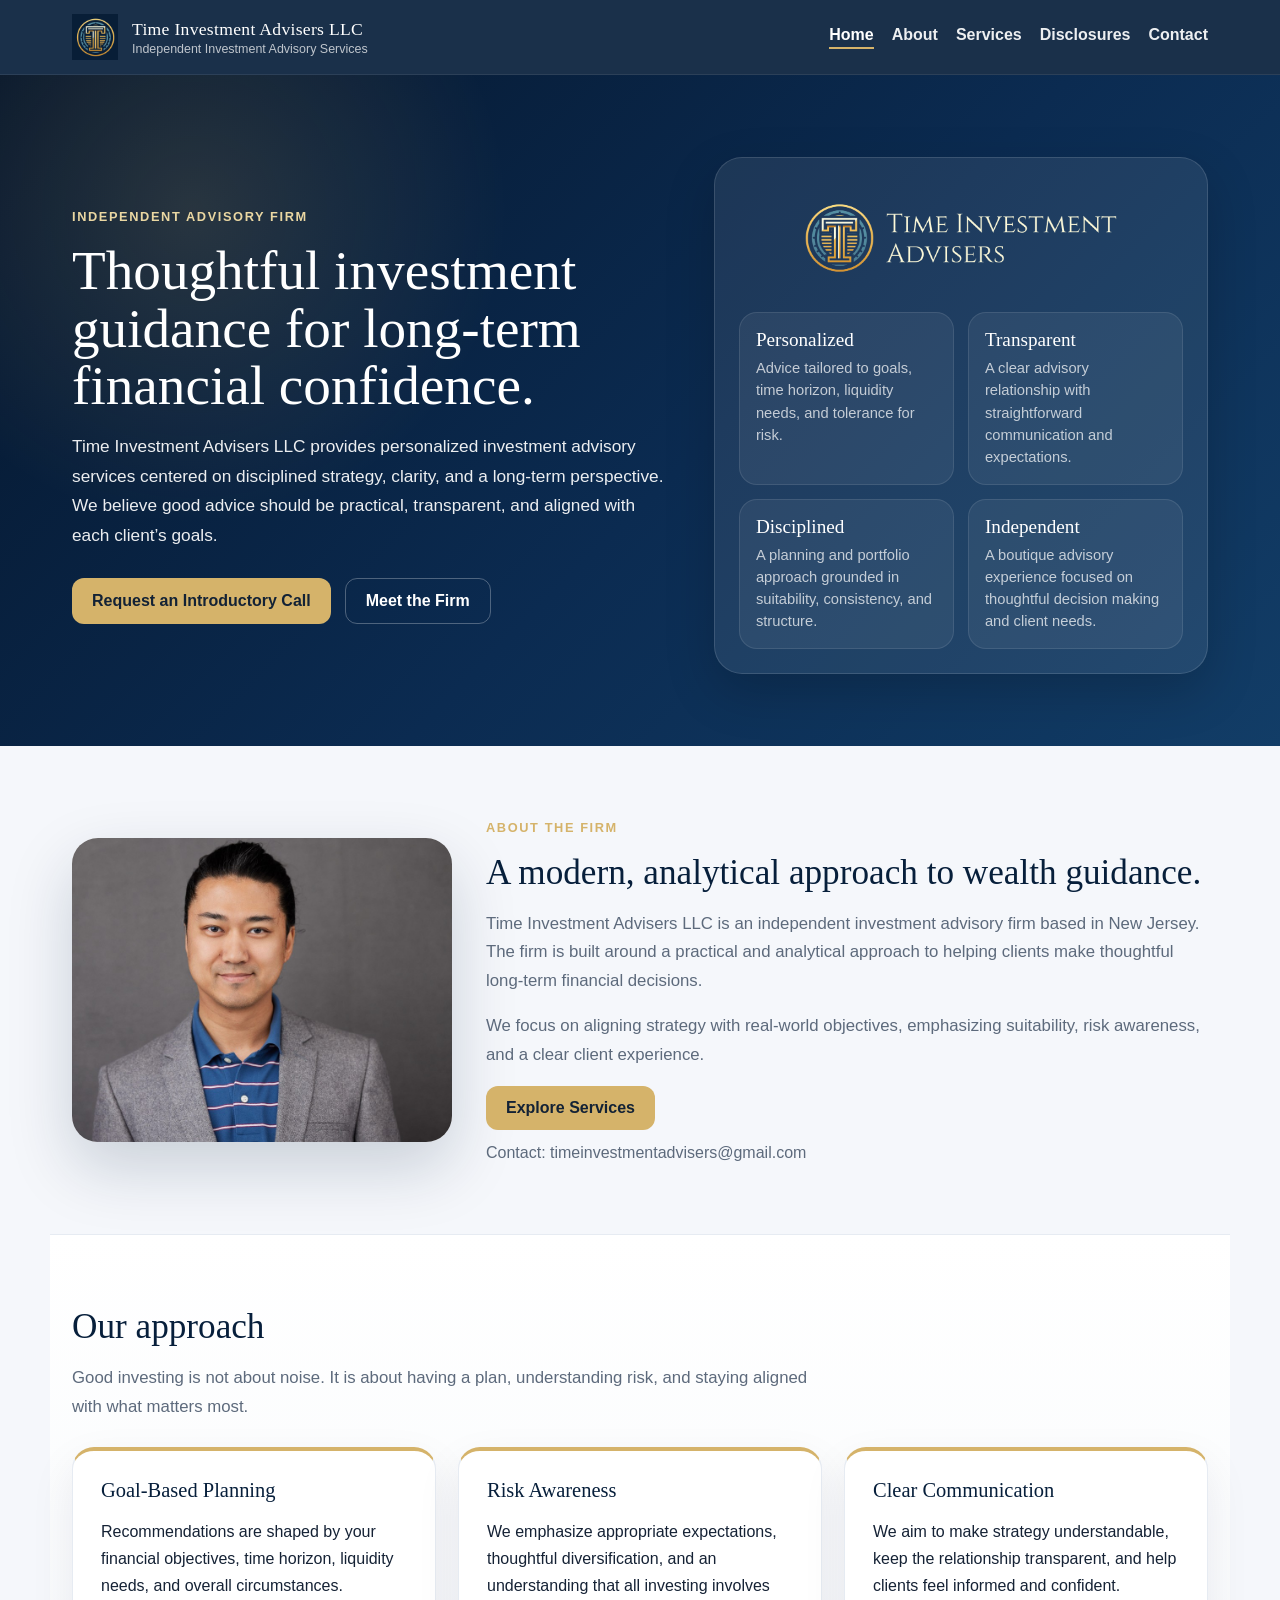
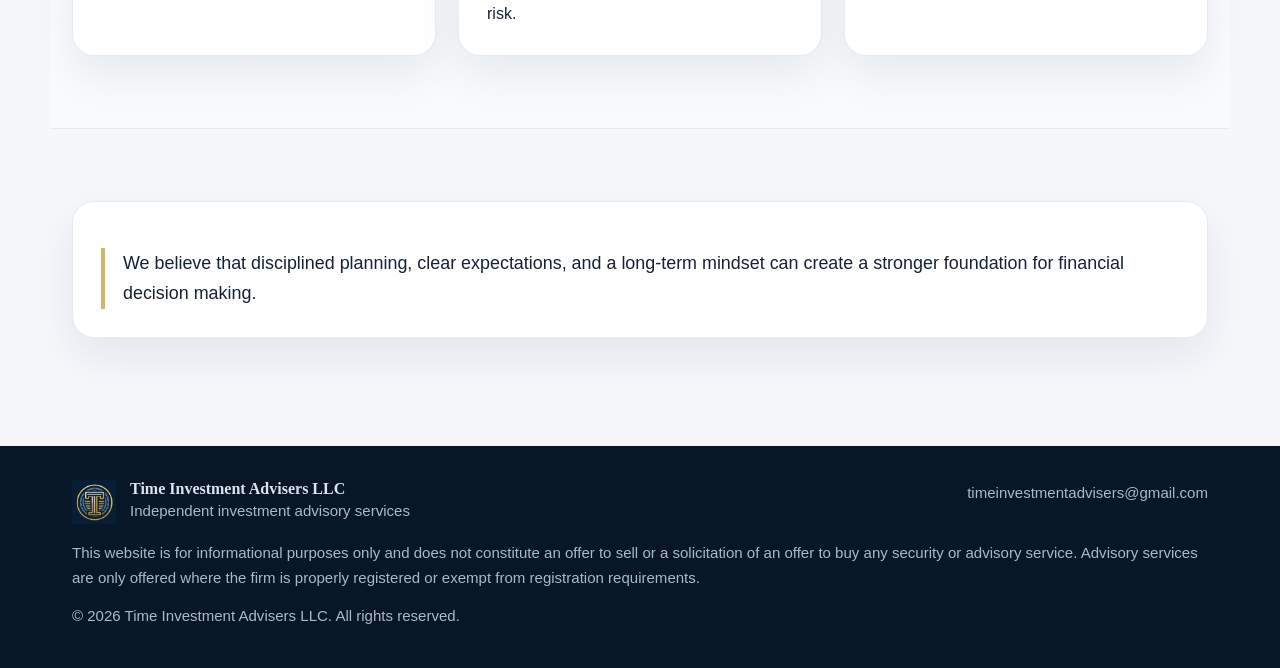
<file: index.html>
<!DOCTYPE html>
<html lang="en">
<head>
  <meta charset="UTF-8">
  <meta name="viewport" content="width=device-width, initial-scale=1.0">
  <title>Time Investment Advisers LLC | Home</title>
  <meta name="description" content="Time Investment Advisers LLC — independent investment advisory services focused on disciplined long-term guidance.">
  <link rel="stylesheet" href="style.css">
  <link rel="icon" type="image/png" href="assets/images/icon.png">
</head>
<body>

<header class="site-header">
  <div class="nav-wrap">
    <a class="brand" href="index.html">
      <img src="assets/images/icon.png" alt="Time Investment Advisers icon">
      <div>
        <div class="brand-title">Time Investment Advisers LLC</div>
        <div class="brand-sub">Independent Investment Advisory Services</div>
      </div>
    </a>
    <nav class="nav">
      <a href="index.html" class="active">Home</a>
      <a href="about.html" class="">About</a>
      <a href="services.html" class="">Services</a>
      <a href="disclosures.html" class="">Disclosures</a>
      <a href="contact.html" class="">Contact</a>
    </nav>
  </div>
</header>


<section class="hero">
  <div class="hero-inner">
    <div>
      <div class="eyebrow">Independent Advisory Firm</div>
      <h1>Thoughtful investment guidance for long-term financial confidence.</h1>
      <p>
        Time Investment Advisers LLC provides personalized investment advisory services centered on disciplined strategy,
        clarity, and a long-term perspective. We believe good advice should be practical, transparent, and aligned with
        each client’s goals.
      </p>
      <div class="hero-actions">
        <a class="button button-primary" href="contact.html">Request an Introductory Call</a>
        <a class="button button-secondary" href="about.html">Meet the Firm</a>
      </div>
    </div>
    <aside class="hero-panel">
      <div class="logo-lockup">
        <img src="assets/images/logo-horizontal-transparent.png" alt="Time Investment Advisers logo">
      </div>
      <div class="hero-stats">
        <div class="stat">
          <div class="stat-value">Personalized</div>
          <div class="stat-label">Advice tailored to goals, time horizon, liquidity needs, and tolerance for risk.</div>
        </div>
        <div class="stat">
          <div class="stat-value">Transparent</div>
          <div class="stat-label">A clear advisory relationship with straightforward communication and expectations.</div>
        </div>
        <div class="stat">
          <div class="stat-value">Disciplined</div>
          <div class="stat-label">A planning and portfolio approach grounded in suitability, consistency, and structure.</div>
        </div>
        <div class="stat">
          <div class="stat-value">Independent</div>
          <div class="stat-label">A boutique advisory experience focused on thoughtful decision making and client needs.</div>
        </div>
      </div>
    </aside>
  </div>
</section>

<section class="section">
  <div class="profile-wrap">
    <div class="profile-photo">
      <img src="assets/images/headshot-optimized.jpg" alt="Professional headshot">
    </div>
    <div>
      <div class="eyebrow" style="color: var(--gold);">About the firm</div>
      <h2 class="section-title" style="margin-top:0;">A modern, analytical approach to wealth guidance.</h2>
      <p class="section-copy">
        Time Investment Advisers LLC is an independent investment advisory firm based in New Jersey. The firm is built
        around a practical and analytical approach to helping clients make thoughtful long-term financial decisions.
      </p>
      <p class="section-copy">
        We focus on aligning strategy with real-world objectives, emphasizing suitability, risk awareness, and a clear
        client experience.
      </p>
      <a class="button button-primary" href="services.html">Explore Services</a>
      <div class="profile-note">Contact: timeinvestmentadvisers@gmail.com</div>
    </div>
  </div>
</section>

<section class="section band">
  <div class="section-head">
    <h2 class="section-title">Our approach</h2>
    <p class="section-copy">
      Good investing is not about noise. It is about having a plan, understanding risk, and staying aligned with what matters most.
    </p>
  </div>
  <div class="grid-3">
    <div class="card card-accent">
      <h3>Goal-Based Planning</h3>
      <p>Recommendations are shaped by your financial objectives, time horizon, liquidity needs, and overall circumstances.</p>
    </div>
    <div class="card card-accent">
      <h3>Risk Awareness</h3>
      <p>We emphasize appropriate expectations, thoughtful diversification, and an understanding that all investing involves risk.</p>
    </div>
    <div class="card card-accent">
      <h3>Clear Communication</h3>
      <p>We aim to make strategy understandable, keep the relationship transparent, and help clients feel informed and confident.</p>
    </div>
  </div>
</section>

<section class="section">
  <div class="card">
    <p class="quote">
      We believe that disciplined planning, clear expectations, and a long-term mindset can create a stronger foundation for financial decision making.
    </p>
  </div>
</section>


<footer class="site-footer">
  <div class="footer-inner">
    <div class="footer-top">
      <div class="footer-brand">
        <img src="assets/images/icon.png" alt="Time Investment Advisers logo icon">
        <div>
          <div><strong>Time Investment Advisers LLC</strong></div>
          <div class="footer-note">Independent investment advisory services</div>
        </div>
      </div>
      <div class="footer-note">timeinvestmentadvisers@gmail.com</div>
    </div>
    <div class="footer-note">
      This website is for informational purposes only and does not constitute an offer to sell or a solicitation of an offer to buy any security or advisory service. Advisory services are only offered where the firm is properly registered or exempt from registration requirements.
    </div>
    <div class="footer-note" style="margin-top:12px;">© 2026 Time Investment Advisers LLC. All rights reserved.</div>
  </div>
</footer>

</body>
</html>
</file>
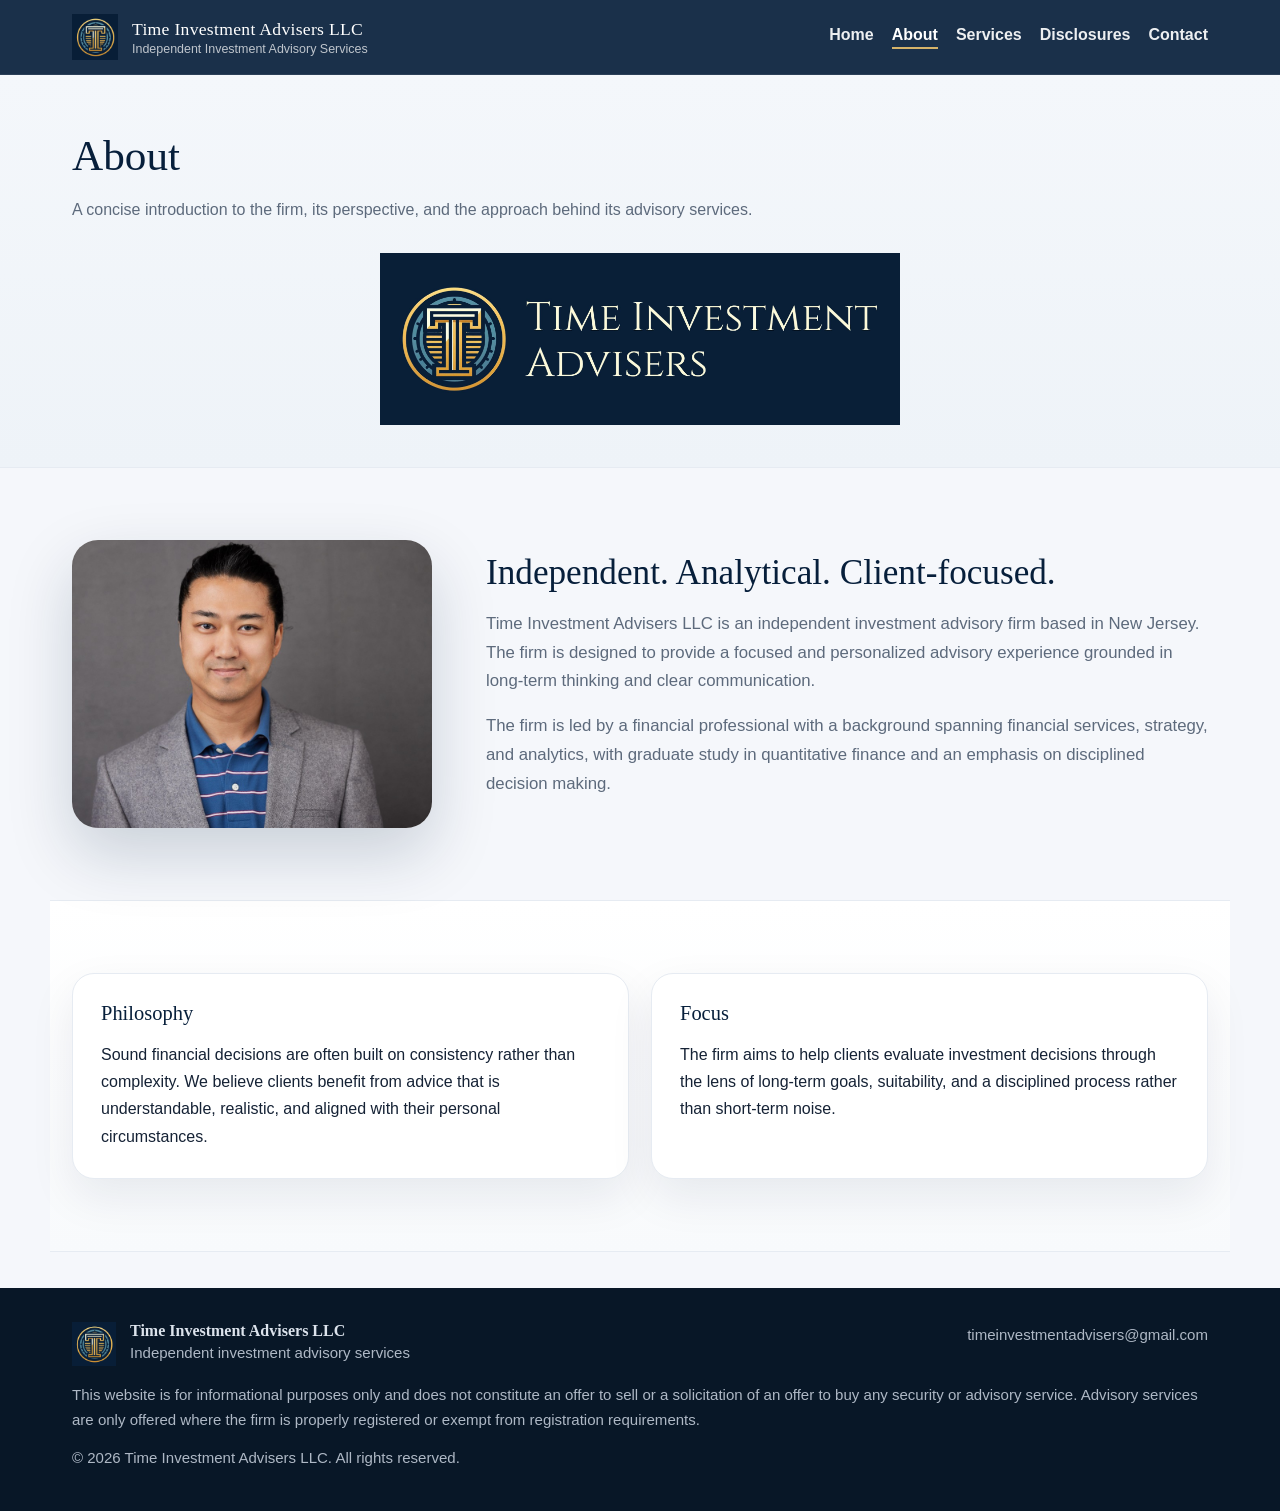
<file: about.html>
<!DOCTYPE html>
<html lang="en">
<head>
  <meta charset="UTF-8">
  <meta name="viewport" content="width=device-width, initial-scale=1.0">
  <title>About | Time Investment Advisers LLC</title>
  <meta name="description" content="Time Investment Advisers LLC — independent investment advisory services focused on disciplined long-term guidance.">
  <link rel="stylesheet" href="style.css">
  <link rel="icon" type="image/png" href="assets/images/icon.png">
</head>
<body>

<header class="site-header">
  <div class="nav-wrap">
    <a class="brand" href="index.html">
      <img src="assets/images/icon.png" alt="Time Investment Advisers icon">
      <div>
        <div class="brand-title">Time Investment Advisers LLC</div>
        <div class="brand-sub">Independent Investment Advisory Services</div>
      </div>
    </a>
    <nav class="nav">
      <a href="index.html" class="">Home</a>
      <a href="about.html" class="active">About</a>
      <a href="services.html" class="">Services</a>
      <a href="disclosures.html" class="">Disclosures</a>
      <a href="contact.html" class="">Contact</a>
    </nav>
  </div>
</header>


<section class="page-hero">
  <div class="page-hero-inner">
    <h1>About</h1>
    <p>
      A concise introduction to the firm, its perspective, and the approach behind its advisory services.
    </p>
    <div class="logo-band">
      <img src="assets/images/logo-horizontal.png" alt="Time Investment Advisers logo">
    </div>
  </div>
</section>

<section class="section">
  <div class="profile-wrap">
    <div class="headshot-inline" style="max-width:360px;">
      <img src="assets/images/headshot-optimized.jpg" alt="Professional headshot">
    </div>
    <div>
      <h2 class="section-title" style="margin-top:0;">Independent. Analytical. Client-focused.</h2>
      <p class="section-copy">
        Time Investment Advisers LLC is an independent investment advisory firm based in New Jersey. The firm is designed
        to provide a focused and personalized advisory experience grounded in long-term thinking and clear communication.
      </p>
      <p class="section-copy">
        The firm is led by a financial professional with a background spanning financial services, strategy, and analytics,
        with graduate study in quantitative finance and an emphasis on disciplined decision making.
      </p>
    </div>
  </div>
</section>

<section class="section band">
  <div class="grid-2">
    <div class="card">
      <h3>Philosophy</h3>
      <p>
        Sound financial decisions are often built on consistency rather than complexity. We believe clients benefit from advice
        that is understandable, realistic, and aligned with their personal circumstances.
      </p>
    </div>
    <div class="card">
      <h3>Focus</h3>
      <p>
        The firm aims to help clients evaluate investment decisions through the lens of long-term goals, suitability,
        and a disciplined process rather than short-term noise.
      </p>
    </div>
  </div>
</section>


<footer class="site-footer">
  <div class="footer-inner">
    <div class="footer-top">
      <div class="footer-brand">
        <img src="assets/images/icon.png" alt="Time Investment Advisers logo icon">
        <div>
          <div><strong>Time Investment Advisers LLC</strong></div>
          <div class="footer-note">Independent investment advisory services</div>
        </div>
      </div>
      <div class="footer-note">timeinvestmentadvisers@gmail.com</div>
    </div>
    <div class="footer-note">
      This website is for informational purposes only and does not constitute an offer to sell or a solicitation of an offer to buy any security or advisory service. Advisory services are only offered where the firm is properly registered or exempt from registration requirements.
    </div>
    <div class="footer-note" style="margin-top:12px;">© 2026 Time Investment Advisers LLC. All rights reserved.</div>
  </div>
</footer>

</body>
</html>
</file>
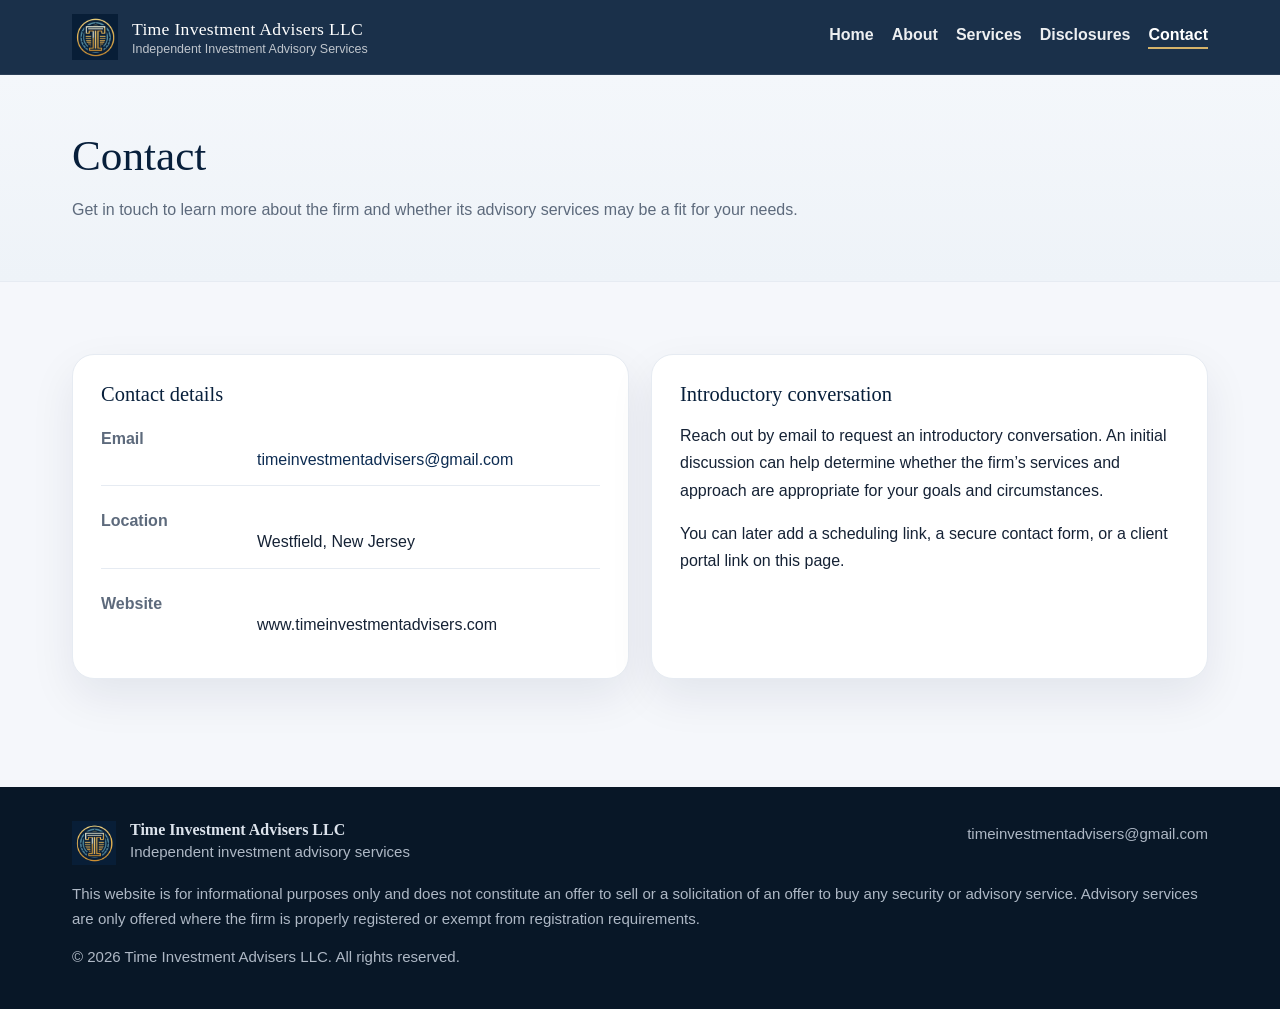
<file: contact.html>
<!DOCTYPE html>
<html lang="en">
<head>
  <meta charset="UTF-8">
  <meta name="viewport" content="width=device-width, initial-scale=1.0">
  <title>Contact | Time Investment Advisers LLC</title>
  <meta name="description" content="Time Investment Advisers LLC — independent investment advisory services focused on disciplined long-term guidance.">
  <link rel="stylesheet" href="style.css">
  <link rel="icon" type="image/png" href="assets/images/icon.png">
</head>
<body>

<header class="site-header">
  <div class="nav-wrap">
    <a class="brand" href="index.html">
      <img src="assets/images/icon.png" alt="Time Investment Advisers icon">
      <div>
        <div class="brand-title">Time Investment Advisers LLC</div>
        <div class="brand-sub">Independent Investment Advisory Services</div>
      </div>
    </a>
    <nav class="nav">
      <a href="index.html" class="">Home</a>
      <a href="about.html" class="">About</a>
      <a href="services.html" class="">Services</a>
      <a href="disclosures.html" class="">Disclosures</a>
      <a href="contact.html" class="active">Contact</a>
    </nav>
  </div>
</header>


<section class="page-hero">
  <div class="page-hero-inner">
    <h1>Contact</h1>
    <p>
      Get in touch to learn more about the firm and whether its advisory services may be a fit for your needs.
    </p>
  </div>
</section>

<section class="section">
  <div class="grid-2">
    <div class="card">
      <h3>Contact details</h3>
      <div class="info-list">
        <div class="info-row">
          <div class="info-label">Email</div>
          <div><p><a href="mailto:timeinvestmentadvisers@gmail.com">timeinvestmentadvisers@gmail.com</a></p></div>
        </div>
        <div class="info-row">
          <div class="info-label">Location</div>
          <div><p>Westfield, New Jersey</p></div>
        </div>
        <div class="info-row">
          <div class="info-label">Website</div>
          <div><p>www.timeinvestmentadvisers.com</p></div>
        </div>
      </div>
    </div>
    <div class="card">
      <h3>Introductory conversation</h3>
      <p>
        Reach out by email to request an introductory conversation. An initial discussion can help determine whether the
        firm’s services and approach are appropriate for your goals and circumstances.
      </p>
      <p class="small">
        You can later add a scheduling link, a secure contact form, or a client portal link on this page.
      </p>
    </div>
  </div>
</section>


<footer class="site-footer">
  <div class="footer-inner">
    <div class="footer-top">
      <div class="footer-brand">
        <img src="assets/images/icon.png" alt="Time Investment Advisers logo icon">
        <div>
          <div><strong>Time Investment Advisers LLC</strong></div>
          <div class="footer-note">Independent investment advisory services</div>
        </div>
      </div>
      <div class="footer-note">timeinvestmentadvisers@gmail.com</div>
    </div>
    <div class="footer-note">
      This website is for informational purposes only and does not constitute an offer to sell or a solicitation of an offer to buy any security or advisory service. Advisory services are only offered where the firm is properly registered or exempt from registration requirements.
    </div>
    <div class="footer-note" style="margin-top:12px;">© 2026 Time Investment Advisers LLC. All rights reserved.</div>
  </div>
</footer>

</body>
</html>
</file>
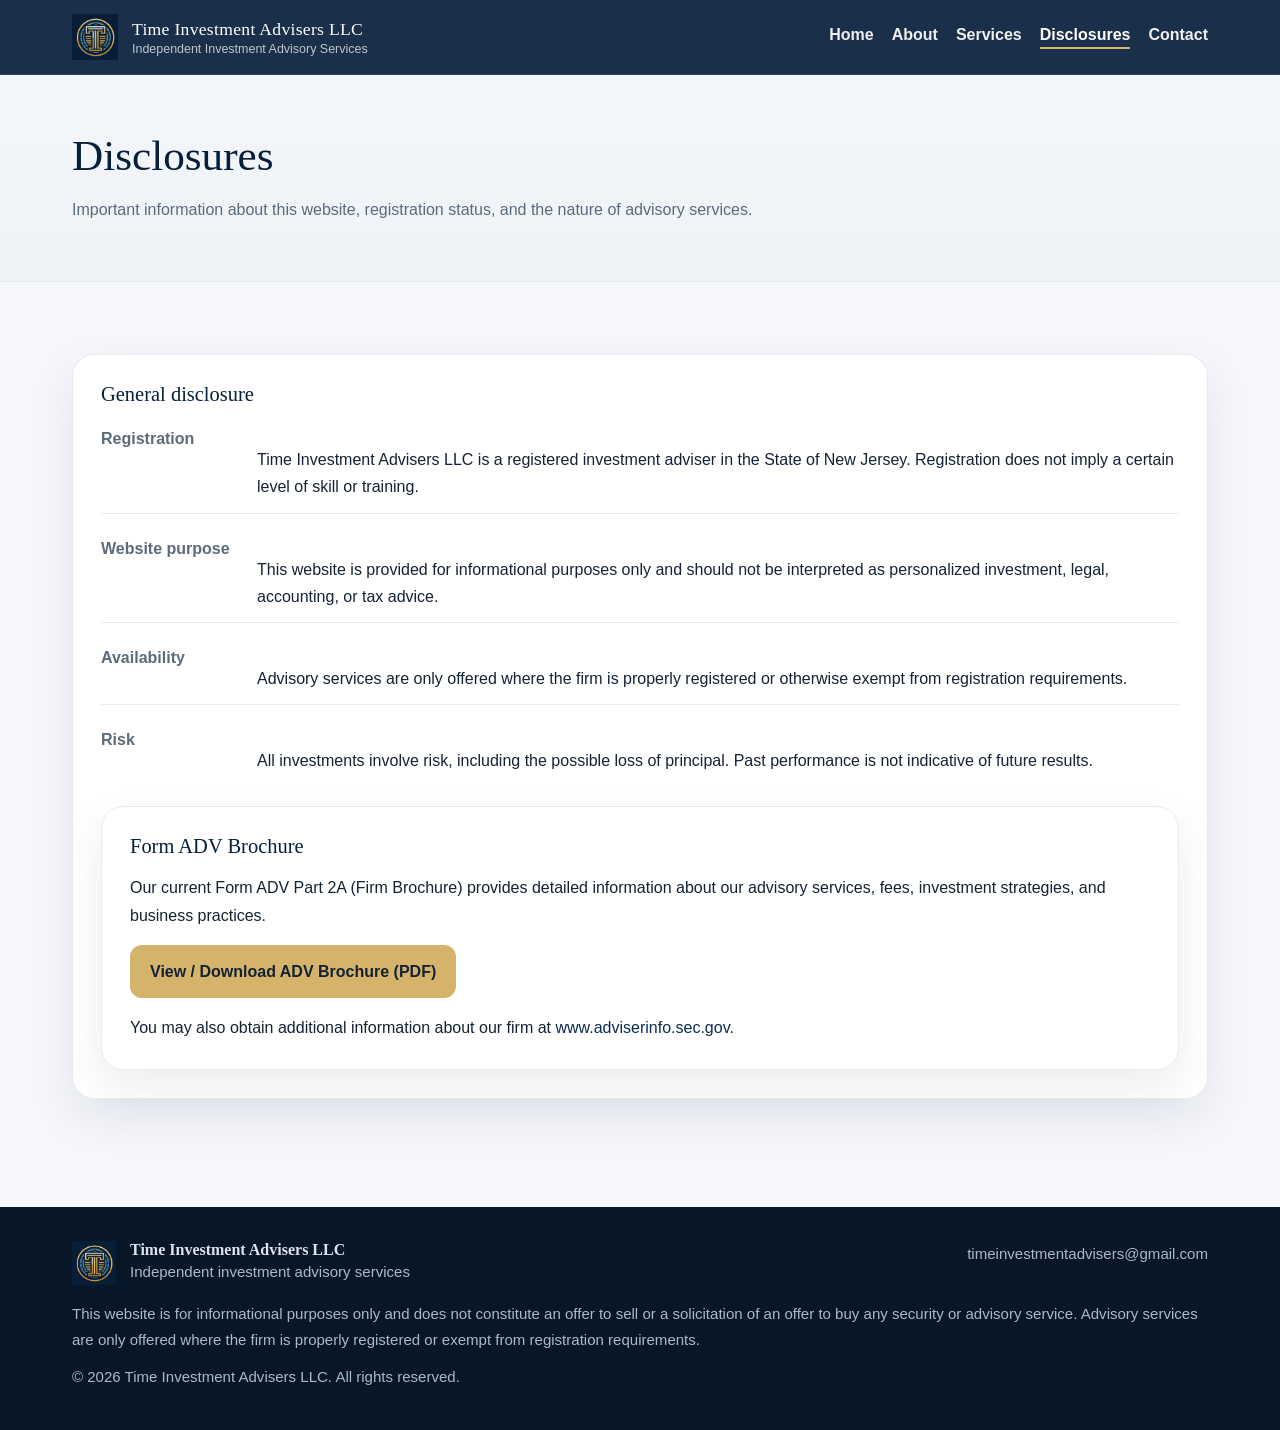
<file: disclosures.html>
<!DOCTYPE html>
<html lang="en">
<head>
  <meta charset="UTF-8">
  <meta name="viewport" content="width=device-width, initial-scale=1.0">
  <title>Disclosures | Time Investment Advisers LLC</title>
  <meta name="description" content="Time Investment Advisers LLC — independent investment advisory services focused on disciplined long-term guidance.">
  <link rel="stylesheet" href="style.css">
  <link rel="icon" type="image/png" href="assets/images/icon.png">
</head>
<body>

<header class="site-header">
  <div class="nav-wrap">
    <a class="brand" href="index.html">
      <img src="assets/images/icon.png" alt="Time Investment Advisers icon">
      <div>
        <div class="brand-title">Time Investment Advisers LLC</div>
        <div class="brand-sub">Independent Investment Advisory Services</div>
      </div>
    </a>
    <nav class="nav">
      <a href="index.html" class="">Home</a>
      <a href="about.html" class="">About</a>
      <a href="services.html" class="">Services</a>
      <a href="disclosures.html" class="active">Disclosures</a>
      <a href="contact.html" class="">Contact</a>
    </nav>
  </div>
</header>


<section class="page-hero">
  <div class="page-hero-inner">
    <h1>Disclosures</h1>
    <p>
      Important information about this website, registration status, and the nature of advisory services.
    </p>
  </div>
</section>

<section class="section">
  <div class="card">
    <h3>General disclosure</h3>
    <div class="info-list">
      <div class="info-row">
        <div class="info-label">Registration</div>
        <div><p>Time Investment Advisers LLC is a registered investment adviser in the State of New Jersey. Registration does not imply a certain level of skill or training.</p></div>
      </div>
      <div class="info-row">
        <div class="info-label">Website purpose</div>
        <div><p>This website is provided for informational purposes only and should not be interpreted as personalized investment, legal, accounting, or tax advice.</p></div>
      </div>
      <div class="info-row">
        <div class="info-label">Availability</div>
        <div><p>Advisory services are only offered where the firm is properly registered or otherwise exempt from registration requirements.</p></div>
      </div>
      <div class="info-row">
        <div class="info-label">Risk</div>
        <div><p>All investments involve risk, including the possible loss of principal. Past performance is not indicative of future results.</p></div>
      </div>
    </div>
	<div class="card" style="margin-top:20px;">
  <h3>Form ADV Brochure</h3>
  <p>
    Our current Form ADV Part 2A (Firm Brochure) provides detailed information about our advisory services,
    fees, investment strategies, and business practices.
  </p>

  <p>
    <a href="documents/adv-brochure.pdf" target="_blank" class="button button-primary">
      View / Download ADV Brochure (PDF)
    </a>
  </p>

  <p class="small">
    You may also obtain additional information about our firm at
    <a href="https://www.adviserinfo.sec.gov" target="_blank">www.adviserinfo.sec.gov</a>.
  </p>
</div>
  </div>
</section>



<footer class="site-footer">
  <div class="footer-inner">
    <div class="footer-top">
      <div class="footer-brand">
        <img src="assets/images/icon.png" alt="Time Investment Advisers logo icon">
        <div>
          <div><strong>Time Investment Advisers LLC</strong></div>
          <div class="footer-note">Independent investment advisory services</div>
        </div>
      </div>
      <div class="footer-note">timeinvestmentadvisers@gmail.com</div>
    </div>
    <div class="footer-note">
      This website is for informational purposes only and does not constitute an offer to sell or a solicitation of an offer to buy any security or advisory service. Advisory services are only offered where the firm is properly registered or exempt from registration requirements.
    </div>
    <div class="footer-note" style="margin-top:12px;">© 2026 Time Investment Advisers LLC. All rights reserved.</div>
  </div>
</footer>

</body>
</html>
</file>
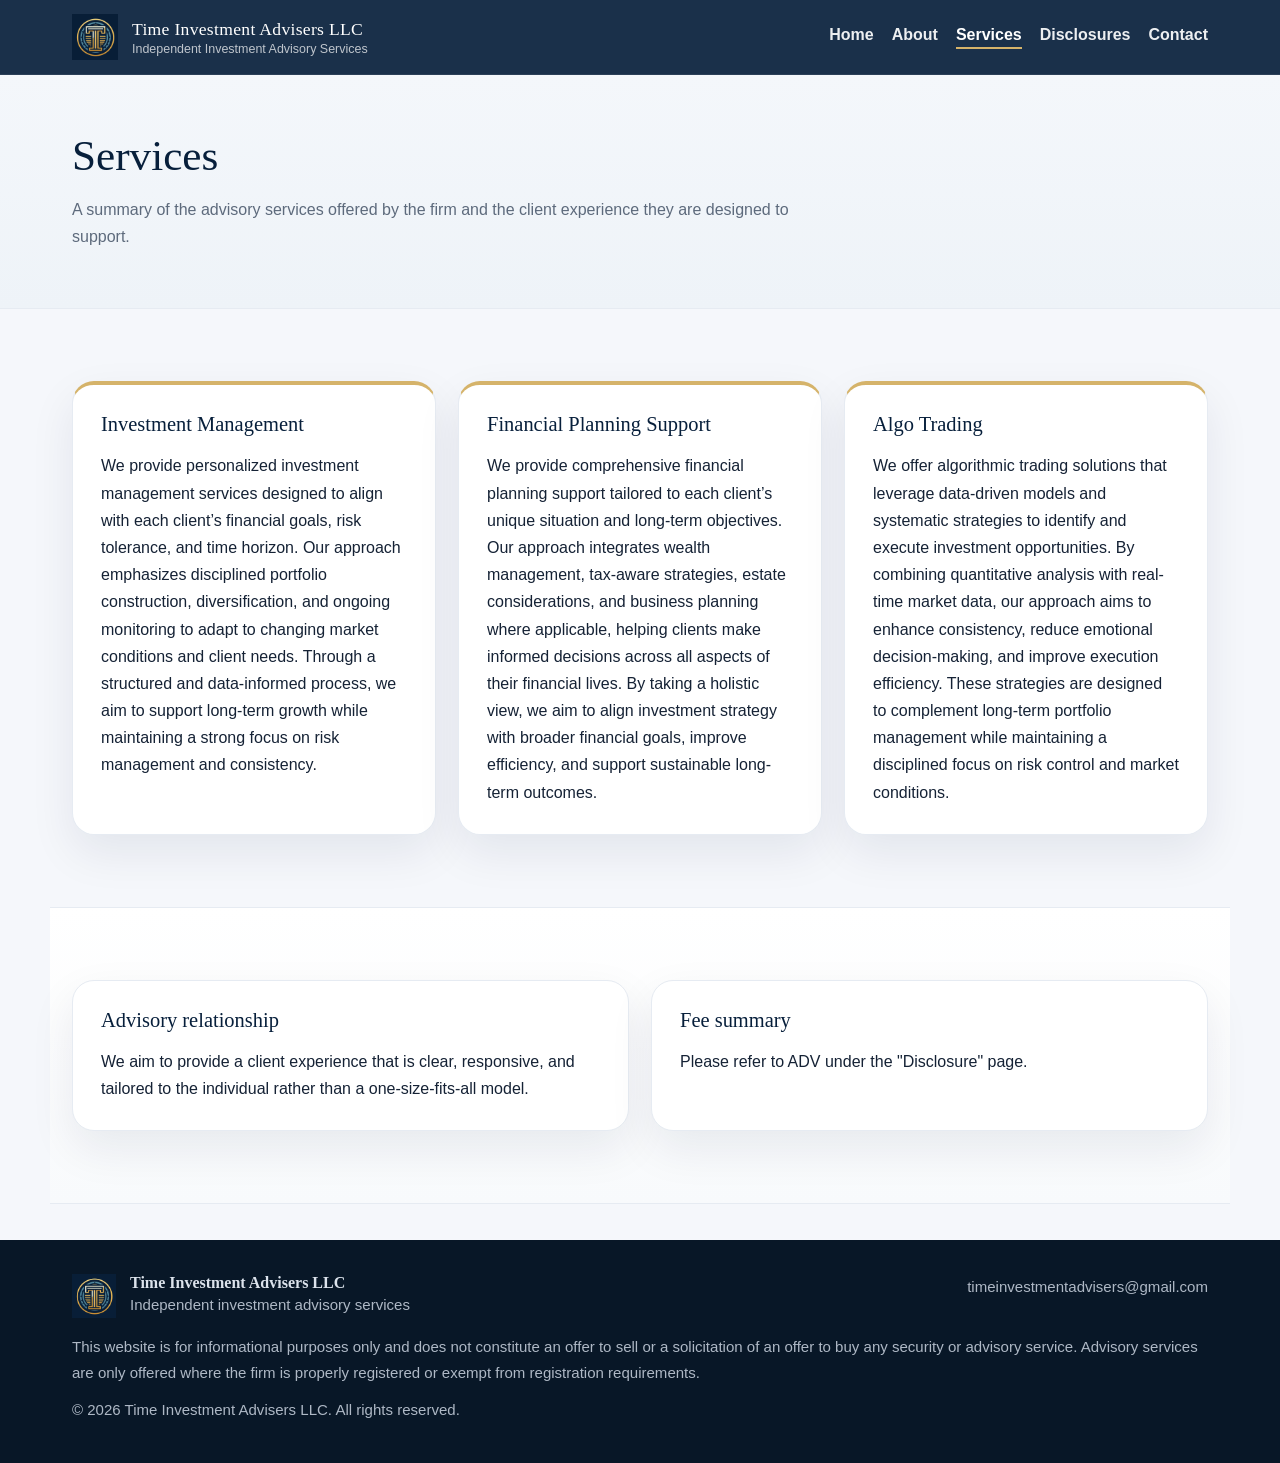
<file: services.html>
<!DOCTYPE html>
<html lang="en">
<head>
  <meta charset="UTF-8">
  <meta name="viewport" content="width=device-width, initial-scale=1.0">
  <title>Services | Time Investment Advisers LLC</title>
  <meta name="description" content="Time Investment Advisers LLC — independent investment advisory services focused on disciplined long-term guidance.">
  <link rel="stylesheet" href="style.css">
  <link rel="icon" type="image/png" href="assets/images/icon.png">
</head>
<body>

<header class="site-header">
  <div class="nav-wrap">
    <a class="brand" href="index.html">
      <img src="assets/images/icon.png" alt="Time Investment Advisers icon">
      <div>
        <div class="brand-title">Time Investment Advisers LLC</div>
        <div class="brand-sub">Independent Investment Advisory Services</div>
      </div>
    </a>
    <nav class="nav">
      <a href="index.html" class="">Home</a>
      <a href="about.html" class="">About</a>
      <a href="services.html" class="active">Services</a>
      <a href="disclosures.html" class="">Disclosures</a>
      <a href="contact.html" class="">Contact</a>
    </nav>
  </div>
</header>


<section class="page-hero">
  <div class="page-hero-inner">
    <h1>Services</h1>
    <p>
      A summary of the advisory services offered by the firm and the client experience they are designed to support.
    </p>
  </div>
</section>

<section class="section">
  <div class="grid-3">
    <div class="card card-accent">
      <h3>Investment Management</h3>
      <p>We provide personalized investment management services designed to align with each client’s financial goals, risk tolerance, and time horizon. Our approach emphasizes disciplined portfolio construction, diversification, and ongoing monitoring to adapt to changing market conditions and client needs. Through a structured and data-informed process, we aim to support long-term growth while maintaining a strong focus on risk management and consistency.</p>
    </div>
    <div class="card card-accent">
      <h3>Financial Planning Support</h3>
      <p>We provide comprehensive financial planning support tailored to each client’s unique situation and long-term objectives. Our approach integrates wealth management, tax-aware strategies, estate considerations, and business planning where applicable, helping clients make informed decisions across all aspects of their financial lives. By taking a holistic view, we aim to align investment strategy with broader financial goals, improve efficiency, and support sustainable long-term outcomes.</p>
    </div>
	<div class="card card-accent">
      <h3>Algo Trading</h3>
      <p>We offer algorithmic trading solutions that leverage data-driven models and systematic strategies to identify and execute investment opportunities. By combining quantitative analysis with real-time market data, our approach aims to enhance consistency, reduce emotional decision-making, and improve execution efficiency. These strategies are designed to complement long-term portfolio management while maintaining a disciplined focus on risk control and market conditions.</p>
    </div>
  </div>
</section>

<section class="section band">
  <div class="grid-2">
    <div class="card">
      <h3>Advisory relationship</h3>
      <p>
        We aim to provide a client experience that is clear, responsive, and tailored to the individual rather than a one-size-fits-all model.
      </p>
    </div>
    <div class="card">
      <h3>Fee summary</h3>
      <p>
        Please refer to ADV under the "Disclosure" page.
      </p>
    </div>
  </div>
</section>


<footer class="site-footer">
  <div class="footer-inner">
    <div class="footer-top">
      <div class="footer-brand">
        <img src="assets/images/icon.png" alt="Time Investment Advisers logo icon">
        <div>
          <div><strong>Time Investment Advisers LLC</strong></div>
          <div class="footer-note">Independent investment advisory services</div>
        </div>
      </div>
      <div class="footer-note">timeinvestmentadvisers@gmail.com</div>
    </div>
    <div class="footer-note">
      This website is for informational purposes only and does not constitute an offer to sell or a solicitation of an offer to buy any security or advisory service. Advisory services are only offered where the firm is properly registered or exempt from registration requirements.
    </div>
    <div class="footer-note" style="margin-top:12px;">© 2026 Time Investment Advisers LLC. All rights reserved.</div>
  </div>
</footer>

</body>
</html>
</file>
<file: style.css>
:root{
  --navy:#071f3b;
  --navy-2:#0d2c52;
  --gold:#d5b36a;
  --gold-soft:#ead7a2;
  --ink:#152235;
  --muted:#5d6a7c;
  --bg:#f5f7fb;
  --card:#ffffff;
  --border:#e6ebf2;
  --max:1180px;
  --shadow:0 18px 45px rgba(7,31,59,.08);
  --radius:22px;
}
*{box-sizing:border-box}
html{scroll-behavior:smooth}
body{
  margin:0;
  color:var(--ink);
  background:var(--bg);
  font-family: Georgia, "Times New Roman", serif;
}
img{max-width:100%;display:block}
a{color:var(--navy-2);text-decoration:none}
a:hover{text-decoration:underline}
p, li{
  font-family: Arial, Helvetica, sans-serif;
  line-height:1.7;
  color:var(--ink);
}
.small, .eyebrow, .nav a, .button, .footer-note, .stat-label, .info-label, .brand-sub{
  font-family: Arial, Helvetica, sans-serif;
}
.site-header{
  position:sticky;
  top:0;
  z-index:50;
  background:rgba(7,31,59,.92);
  backdrop-filter: blur(10px);
  border-bottom:1px solid rgba(255,255,255,.08);
}
.nav-wrap{
  max-width:var(--max);
  margin:0 auto;
  padding:14px 22px;
  display:flex;
  align-items:center;
  justify-content:space-between;
  gap:20px;
}
.brand{
  display:flex;
  align-items:center;
  gap:14px;
  color:#fff;
  min-width:0;
}
.brand img{
  width:46px;
  height:46px;
  object-fit:contain;
}
.brand-title{
  font-size:1.1rem;
  letter-spacing:.3px;
  color:#fff;
}
.brand-sub{
  font-size:.78rem;
  color:rgba(255,255,255,.72);
  margin-top:2px;
}
.nav{
  display:flex;
  flex-wrap:wrap;
  gap:18px;
}
.nav a{
  color:#fff;
  opacity:.92;
  font-weight:600;
  padding-bottom:3px;
}
.nav a.active,
.nav a:hover{
  opacity:1;
  text-decoration:none;
  border-bottom:2px solid var(--gold);
}
.hero{
  position:relative;
  overflow:hidden;
  background:
    radial-gradient(circle at 15% 20%, rgba(213,179,106,.16), transparent 26%),
    linear-gradient(135deg, #05162c 0%, #0b2b51 55%, #123d67 100%);
  color:#fff;
}
.hero-inner{
  max-width:var(--max);
  margin:0 auto;
  padding:82px 22px 72px;
  display:grid;
  grid-template-columns:1.1fr .9fr;
  gap:38px;
  align-items:center;
}
.eyebrow{
  display:inline-block;
  text-transform:uppercase;
  letter-spacing:1.6px;
  color:var(--gold-soft);
  font-size:.8rem;
  font-weight:700;
  margin-bottom:18px;
}
.hero h1{
  font-size:3.45rem;
  line-height:1.04;
  margin:0 0 18px;
  font-weight:500;
}
.hero p{
  color:rgba(255,255,255,.92);
  font-size:1.08rem;
  max-width:700px;
}
.hero-actions{
  display:flex;
  flex-wrap:wrap;
  gap:14px;
  margin-top:28px;
}
.button{
  display:inline-flex;
  align-items:center;
  justify-content:center;
  padding:13px 20px;
  border-radius:12px;
  font-weight:700;
  transition:.2s ease;
}
.button:hover{
  transform:translateY(-1px);
  text-decoration:none;
}
.button-primary{
  background:var(--gold);
  color:#132235;
}
.button-secondary{
  border:1px solid rgba(255,255,255,.28);
  color:#fff;
}
.hero-panel{
  background:rgba(255,255,255,.08);
  border:1px solid rgba(255,255,255,.13);
  border-radius:28px;
  padding:24px;
  box-shadow:0 18px 50px rgba(0,0,0,.18);
}
.logo-lockup{
  display:flex;
  justify-content:center;
  margin-bottom:18px;
}
.logo-lockup img{
  max-width:340px;
  width:100%;
  object-fit:contain;
}
.hero-stats{
  display:grid;
  grid-template-columns:repeat(2,1fr);
  gap:14px;
  margin-top:14px;
}
.stat{
  background:rgba(255,255,255,.06);
  border:1px solid rgba(255,255,255,.10);
  border-radius:18px;
  padding:16px;
}
.stat-value{
  color:#fff;
  font-size:1.2rem;
  margin-bottom:6px;
}
.stat-label{
  color:rgba(255,255,255,.72);
  font-size:.92rem;
  line-height:1.5;
}
.section{
  max-width:var(--max);
  margin:0 auto;
  padding:72px 22px;
}
.section-tight{
  padding-top:30px;
}
.section-head{
  max-width:760px;
  margin-bottom:26px;
}
.section-title{
  margin:0 0 12px;
  font-size:2.2rem;
  color:var(--navy);
  font-weight:500;
}
.section-copy{
  color:var(--muted);
  font-size:1.05rem;
}
.grid-3, .grid-2{
  display:grid;
  gap:22px;
}
.grid-3{grid-template-columns:repeat(3,1fr)}
.grid-2{grid-template-columns:repeat(2,1fr)}
.card{
  background:var(--card);
  border:1px solid var(--border);
  border-radius:var(--radius);
  padding:28px;
  box-shadow:var(--shadow);
}
.card h3{
  margin:0 0 12px;
  color:var(--navy);
  font-size:1.28rem;
  font-weight:500;
}
.card p:last-child, .card ul:last-child{margin-bottom:0}
.card-accent{
  border-top:4px solid var(--gold);
}
.profile-wrap{
  display:grid;
  grid-template-columns:380px 1fr;
  gap:34px;
  align-items:center;
}
.profile-photo, .headshot-inline{
  border-radius:26px;
  overflow:hidden;
  box-shadow:0 26px 65px rgba(7,31,59,.18);
  background:#fff;
}
.profile-note{
  margin-top:14px;
  color:var(--muted);
  font-family: Arial, Helvetica, sans-serif;
}
.band{
  background:linear-gradient(180deg, #fff, #f8fafc);
  border-top:1px solid var(--border);
  border-bottom:1px solid var(--border);
}
.quote{
  border-left:4px solid var(--gold);
  padding-left:18px;
  font-size:1.12rem;
}
.info-list{
  display:grid;
  gap:14px;
}
.info-row{
  display:grid;
  grid-template-columns:140px 1fr;
  gap:16px;
  padding:12px 0;
  border-bottom:1px solid var(--border);
}
.info-row:last-child{
  border-bottom:none;
}
.info-label{
  color:var(--muted);
  font-weight:700;
}
.notice{
  background:#fff9ed;
  border:1px solid #f0dfb2;
  border-radius:18px;
  padding:18px 20px;
  font-family: Arial, Helvetica, sans-serif;
}
.site-footer{
  background:#081727;
  color:#dce3ec;
  margin-top:36px;
}
.footer-inner{
  max-width:var(--max);
  margin:0 auto;
  padding:34px 22px 40px;
}
.footer-top{
  display:flex;
  justify-content:space-between;
  gap:22px;
  align-items:flex-start;
  margin-bottom:16px;
}
.footer-brand{
  display:flex;
  align-items:center;
  gap:14px;
}
.footer-brand img{
  width:44px;
  height:44px;
}
.footer-note{
  color:#aeb8c5;
  line-height:1.7;
  font-size:.94rem;
}
.page-hero{
  background:linear-gradient(180deg, #f4f7fb, #eef3f8);
  border-bottom:1px solid var(--border);
}
.page-hero-inner{
  max-width:var(--max);
  margin:0 auto;
  padding:56px 22px 42px;
}
.page-hero h1{
  margin:0 0 10px;
  font-size:2.7rem;
  color:var(--navy);
  font-weight:500;
}
.page-hero p{
  color:var(--muted);
  max-width:760px;
  font-family: Arial, Helvetica, sans-serif;
}
.logo-band{
  display:flex;
  justify-content:center;
  padding:14px 0 0;
}
.logo-band img{
  max-width:520px;
  width:100%;
}
.list-clean{
  padding-left:18px;
  font-family: Arial, Helvetica, sans-serif;
}
@media (max-width: 980px){
  .hero-inner,
  .profile-wrap,
  .grid-3,
  .grid-2{
    grid-template-columns:1fr;
  }
  .hero h1{
    font-size:2.65rem;
  }
  .nav-wrap{
    flex-direction:column;
    align-items:flex-start;
  }
}
</file>
